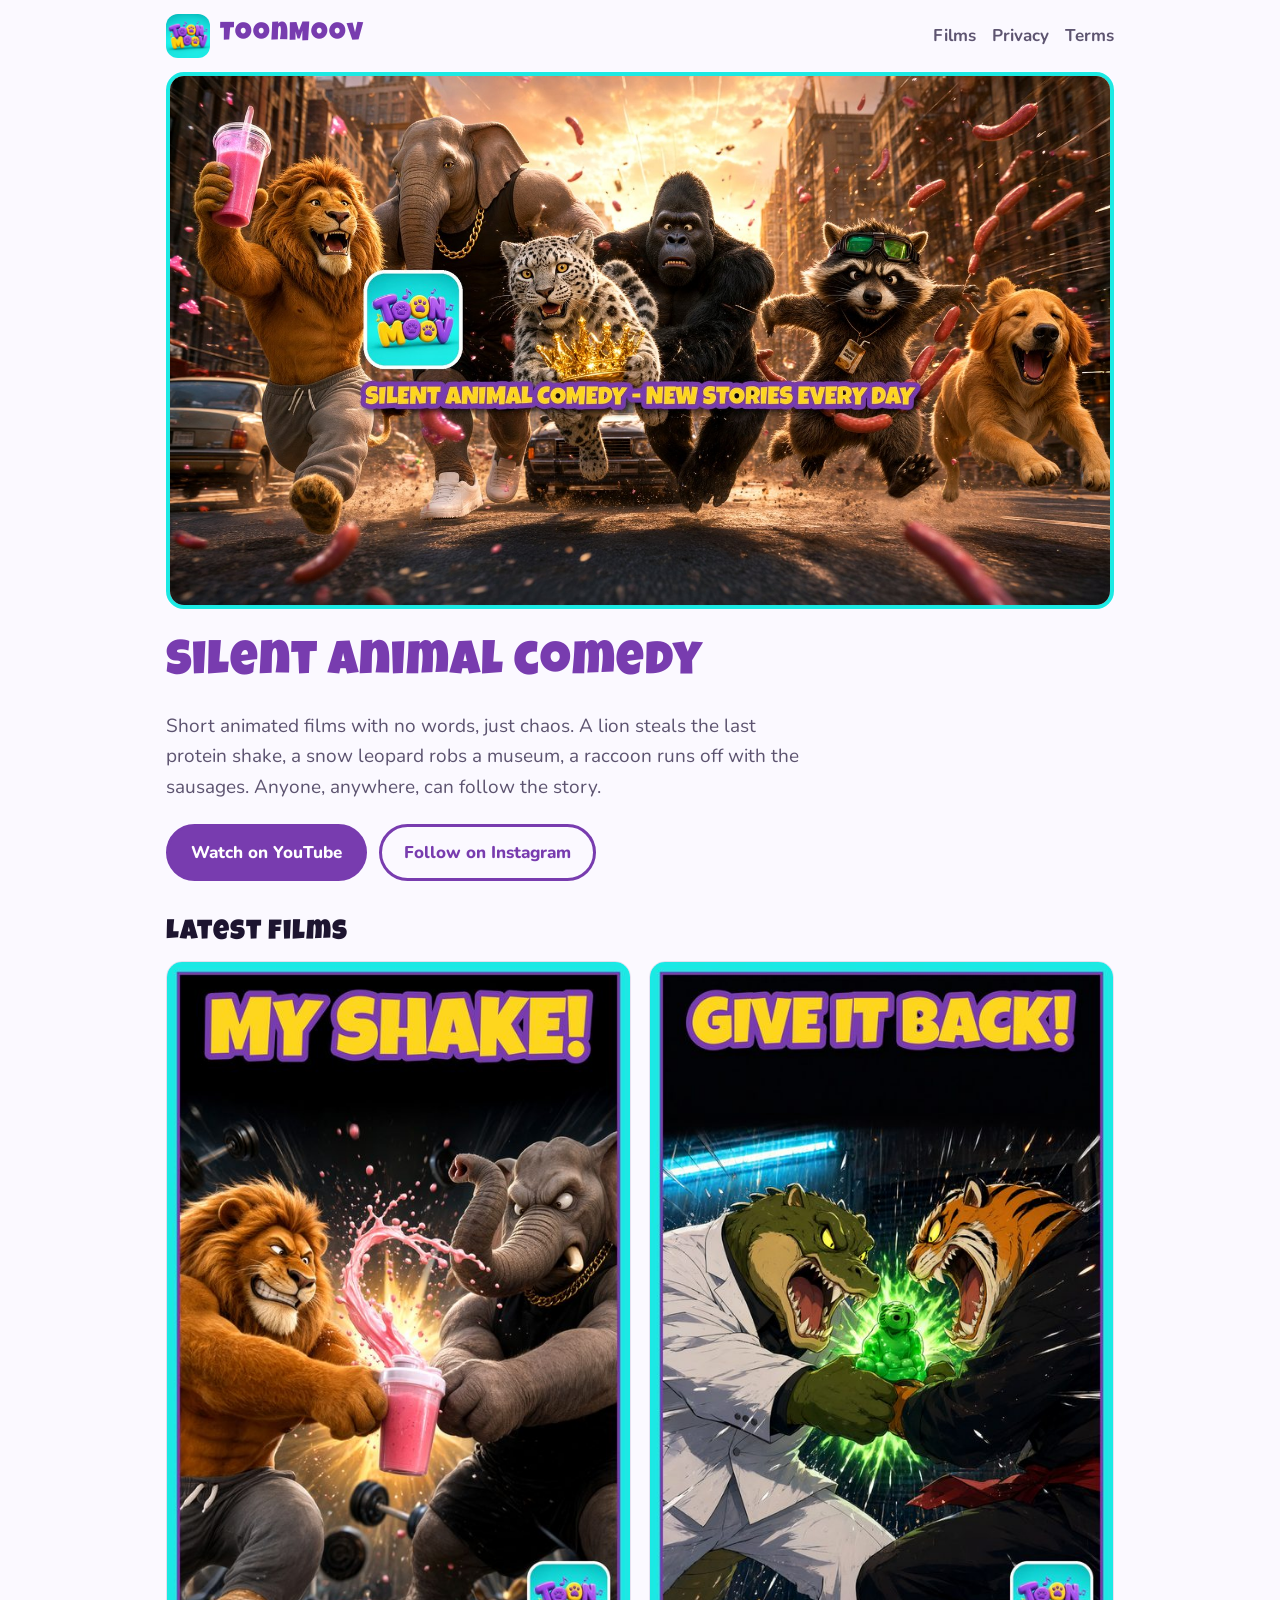
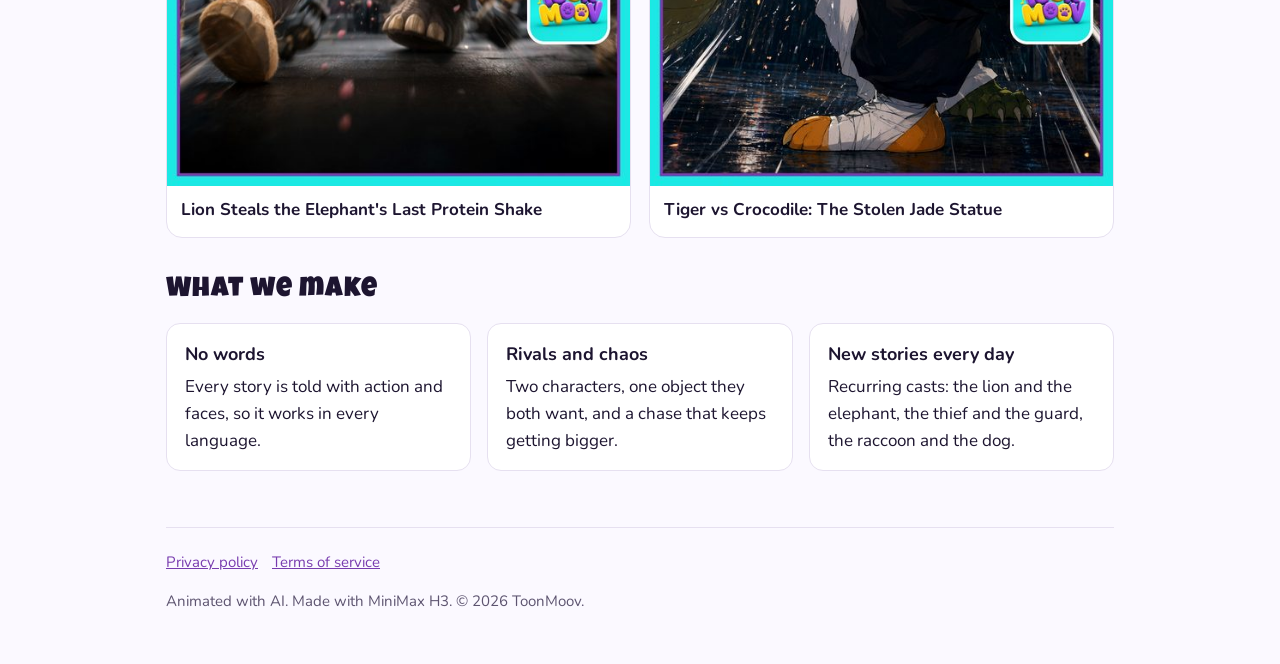
<file: index.html>
<!doctype html>
<html lang="en">
<head>
<meta charset="utf-8">
<meta name="viewport" content="width=device-width, initial-scale=1">
<title>ToonMoov</title>
<meta name="description" content="ToonMoov: silent animal comedy. Short animated films with no words, new stories every day on YouTube and Instagram.">
<link rel="icon" href="img/logo.jpg">
<link rel="preconnect" href="https://fonts.googleapis.com">
<link rel="preconnect" href="https://fonts.gstatic.com" crossorigin>
<link href="https://fonts.googleapis.com/css2?family=Luckiest+Guy&family=Nunito:wght@400;700;800&display=swap" rel="stylesheet">
<link rel="stylesheet" href="style.css">
</head>
<body>
<div class="wrap">
  <header class="top">
    <a class="brand" href="./"><img src="img/logo.jpg" alt="ToonMoov logo"><span>ToonMoov</span></a>
    <nav><a href="#films">Films</a><a href="privacy.html">Privacy</a><a href="terms.html">Terms</a></nav>
  </header>

  <section class="hero"><img src="img/banner.jpg" alt="ToonMoov cast in a street chase: a lion, an elephant, a snow leopard, a gorilla, a raccoon and a dog" width="1600" height="900"></section>

  <h1>Silent animal comedy</h1>
  <p class="lead">Short animated films with no words, just chaos. A lion steals the last protein shake, a snow leopard robs a museum, a raccoon runs off with the sausages. Anyone, anywhere, can follow the story.</p>
  <div class="buttons">
    <a class="btn" href="https://www.youtube.com/@ToonMoov">Watch on YouTube</a>
    <a class="btn alt" href="https://www.instagram.com/toonmoov/">Follow on Instagram</a>
  </div>

  <h2 id="films">Latest films</h2>
  <div class="films">
    <a class="film" href="https://www.youtube.com/shorts/laiangrd0pQ"><img src="img/lastshake.jpg" alt="The Last Shake thumbnail" loading="lazy"><p>Lion Steals the Elephant's Last Protein Shake</p></a>
    <a class="film" href="https://www.youtube.com/shorts/zOI_wzIzT6U"><img src="img/jadetiger.jpg" alt="The Jade Tiger thumbnail" loading="lazy"><p>Tiger vs Crocodile: The Stolen Jade Statue</p></a>
  </div>

  <h2>What we make</h2>
  <ul class="points">
    <li><b>No words</b>Every story is told with action and faces, so it works in every language.</li>
    <li><b>Rivals and chaos</b>Two characters, one object they both want, and a chase that keeps getting bigger.</li>
    <li><b>New stories every day</b>Recurring casts: the lion and the elephant, the thief and the guard, the raccoon and the dog.</li>
  </ul>

  <footer>
    <a href="privacy.html">Privacy policy</a><a href="terms.html">Terms of service</a>
    <p>Animated with AI. Made with MiniMax H3. © 2026 ToonMoov.</p>
  </footer>
</div>
</body>
</html>
</file>
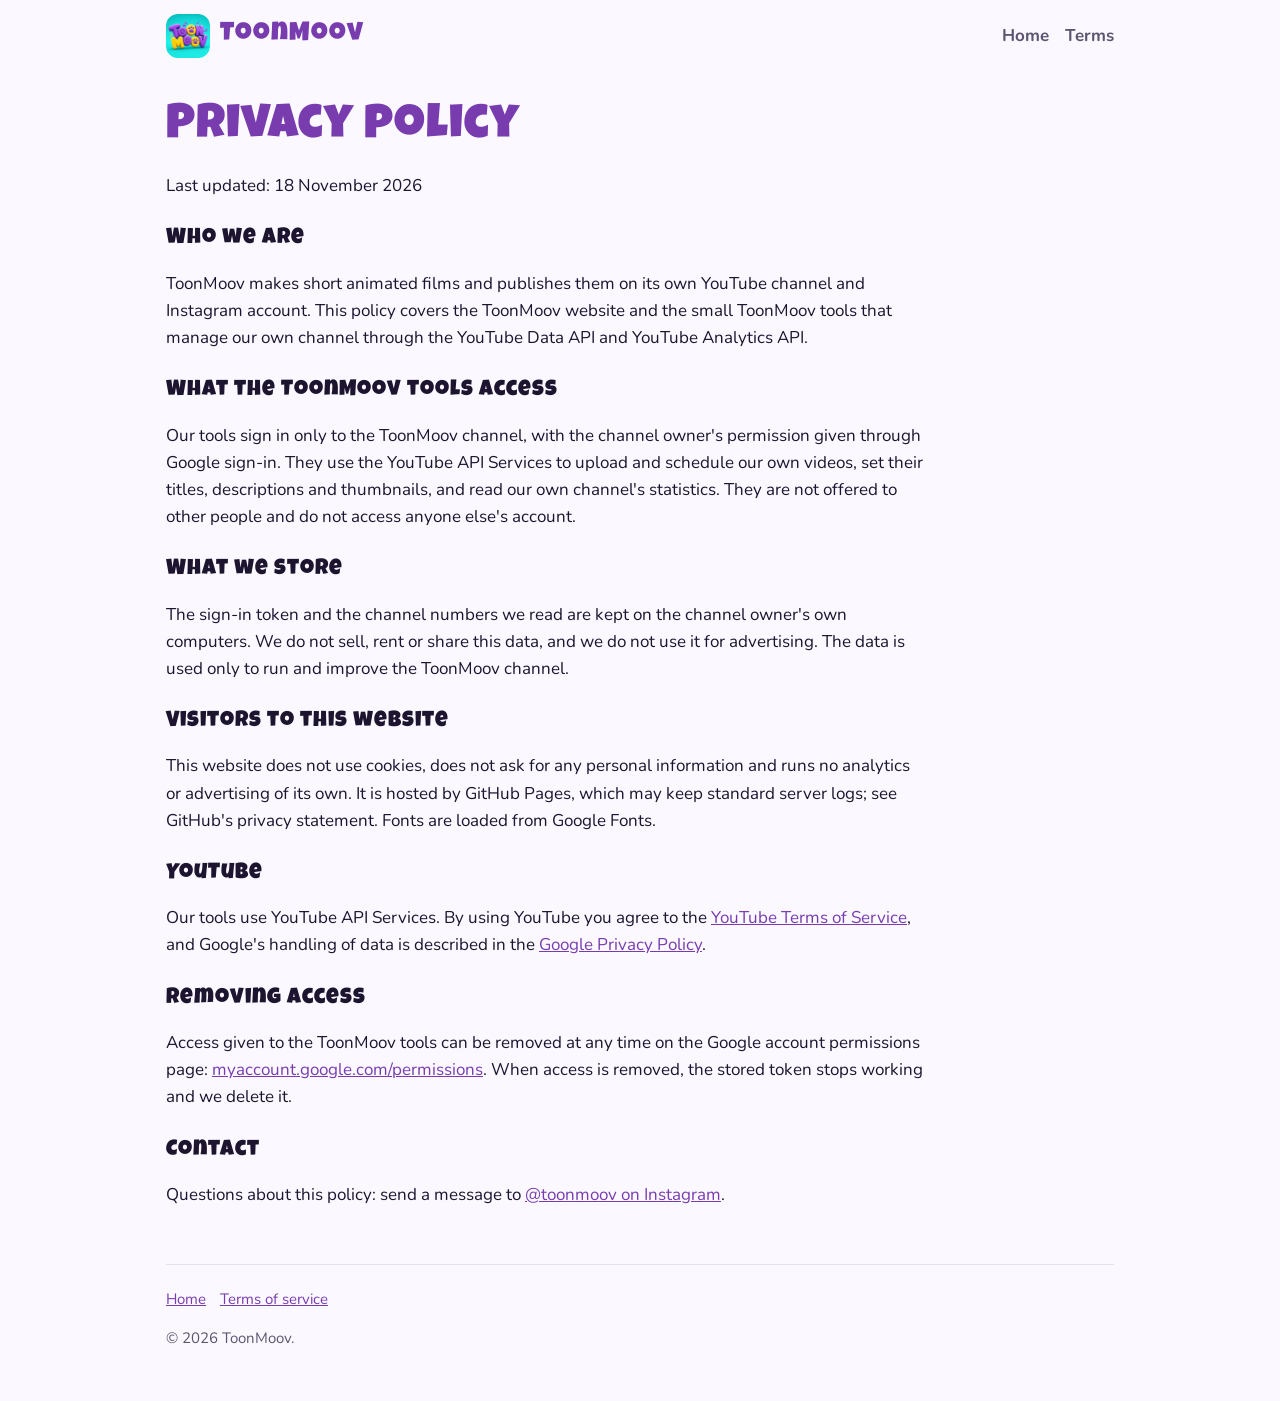
<file: privacy.html>
<!doctype html>
<html lang="en">
<head>
<meta charset="utf-8">
<meta name="viewport" content="width=device-width, initial-scale=1">
<title>ToonMoov Privacy</title>
<link rel="icon" href="img/logo.jpg">
<link href="https://fonts.googleapis.com/css2?family=Luckiest+Guy&family=Nunito:wght@400;700;800&display=swap" rel="stylesheet">
<link rel="stylesheet" href="style.css">
</head>
<body>
<div class="wrap">
  <header class="top">
    <a class="brand" href="./"><img src="img/logo.jpg" alt="ToonMoov logo"><span>ToonMoov</span></a>
    <nav><a href="./">Home</a><a href="terms.html">Terms</a></nav>
  </header>
  <main class="doc">
    <h1>Privacy policy</h1>
    <p>Last updated: 18 November 2026</p>

    <h2>Who we are</h2>
    <p>ToonMoov makes short animated films and publishes them on its own YouTube channel and Instagram account. This policy covers the ToonMoov website and the small ToonMoov tools that manage our own channel through the YouTube Data API and YouTube Analytics API.</p>

    <h2>What the ToonMoov tools access</h2>
    <p>Our tools sign in only to the ToonMoov channel, with the channel owner's permission given through Google sign-in. They use the YouTube API Services to upload and schedule our own videos, set their titles, descriptions and thumbnails, and read our own channel's statistics. They are not offered to other people and do not access anyone else's account.</p>

    <h2>What we store</h2>
    <p>The sign-in token and the channel numbers we read are kept on the channel owner's own computers. We do not sell, rent or share this data, and we do not use it for advertising. The data is used only to run and improve the ToonMoov channel.</p>

    <h2>Visitors to this website</h2>
    <p>This website does not use cookies, does not ask for any personal information and runs no analytics or advertising of its own. It is hosted by GitHub Pages, which may keep standard server logs; see GitHub's privacy statement. Fonts are loaded from Google Fonts.</p>

    <h2>YouTube</h2>
    <p>Our tools use YouTube API Services. By using YouTube you agree to the <a href="https://www.youtube.com/t/terms">YouTube Terms of Service</a>, and Google's handling of data is described in the <a href="https://policies.google.com/privacy">Google Privacy Policy</a>.</p>

    <h2>Removing access</h2>
    <p>Access given to the ToonMoov tools can be removed at any time on the Google account permissions page: <a href="https://myaccount.google.com/permissions">myaccount.google.com/permissions</a>. When access is removed, the stored token stops working and we delete it.</p>

    <h2>Contact</h2>
    <p>Questions about this policy: send a message to <a href="https://www.instagram.com/toonmoov/">@toonmoov on Instagram</a>.</p>
  </main>
  <footer><a href="./">Home</a><a href="terms.html">Terms of service</a><p>© 2026 ToonMoov.</p></footer>
</div>
</body>
</html>
</file>
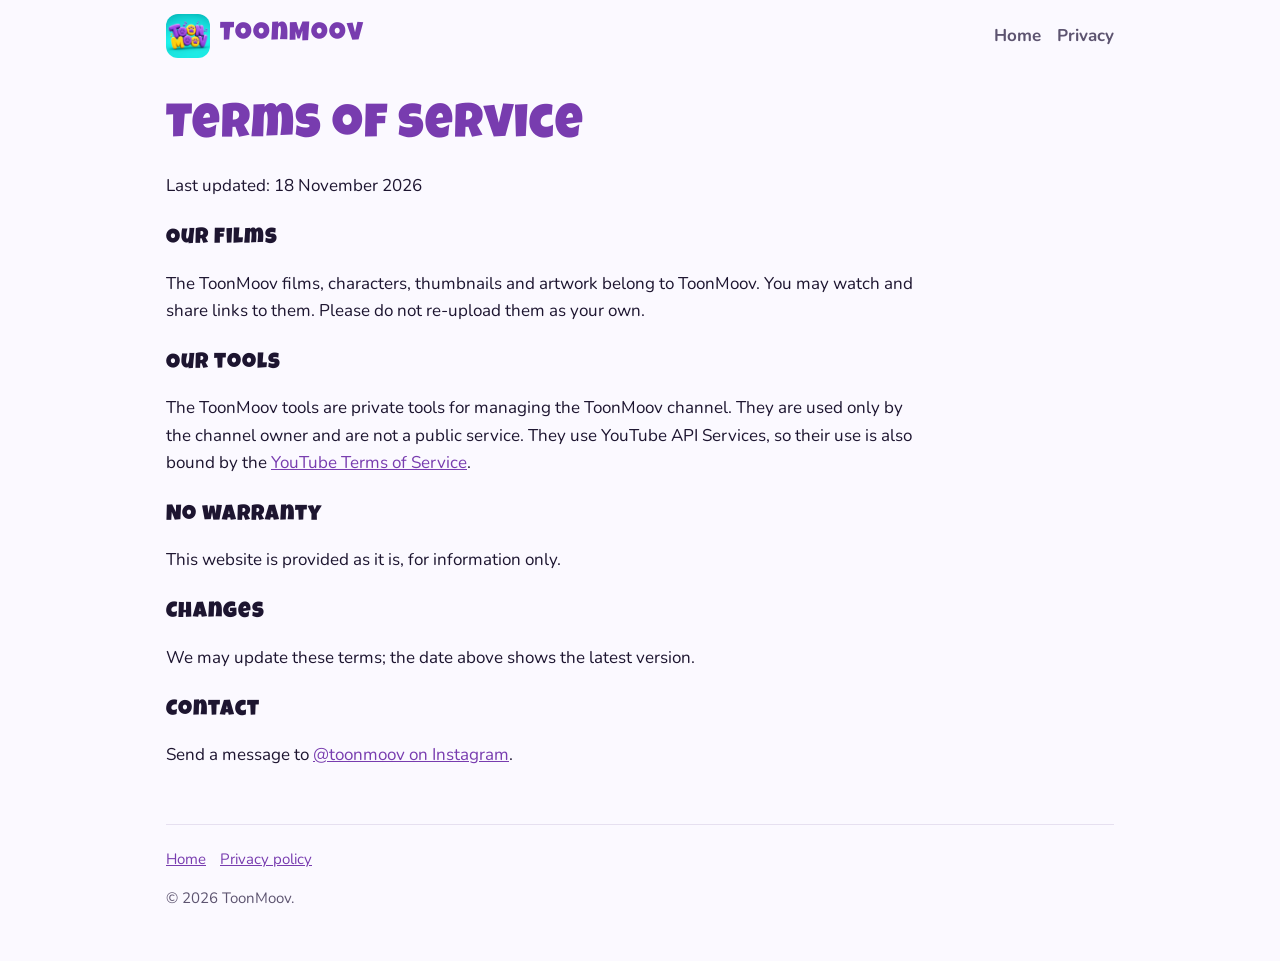
<file: terms.html>
<!doctype html>
<html lang="en">
<head>
<meta charset="utf-8">
<meta name="viewport" content="width=device-width, initial-scale=1">
<title>ToonMoov Terms</title>
<link rel="icon" href="img/logo.jpg">
<link href="https://fonts.googleapis.com/css2?family=Luckiest+Guy&family=Nunito:wght@400;700;800&display=swap" rel="stylesheet">
<link rel="stylesheet" href="style.css">
</head>
<body>
<div class="wrap">
  <header class="top">
    <a class="brand" href="./"><img src="img/logo.jpg" alt="ToonMoov logo"><span>ToonMoov</span></a>
    <nav><a href="./">Home</a><a href="privacy.html">Privacy</a></nav>
  </header>
  <main class="doc">
    <h1>Terms of service</h1>
    <p>Last updated: 18 November 2026</p>

    <h2>Our films</h2>
    <p>The ToonMoov films, characters, thumbnails and artwork belong to ToonMoov. You may watch and share links to them. Please do not re-upload them as your own.</p>

    <h2>Our tools</h2>
    <p>The ToonMoov tools are private tools for managing the ToonMoov channel. They are used only by the channel owner and are not a public service. They use YouTube API Services, so their use is also bound by the <a href="https://www.youtube.com/t/terms">YouTube Terms of Service</a>.</p>

    <h2>No warranty</h2>
    <p>This website is provided as it is, for information only.</p>

    <h2>Changes</h2>
    <p>We may update these terms; the date above shows the latest version.</p>

    <h2>Contact</h2>
    <p>Send a message to <a href="https://www.instagram.com/toonmoov/">@toonmoov on Instagram</a>.</p>
  </main>
  <footer><a href="./">Home</a><a href="privacy.html">Privacy policy</a><p>© 2026 ToonMoov.</p></footer>
</div>
</body>
</html>
</file>
<file: style.css>
:root {
  --turq: #1ce9e3;
  --purple: #783caf;
  --purple-dark: #3b1d5c;
  --yellow: #ffd61e;
  --ink: #1d1530;
  --muted: #5d5470;
  --bg: #fbf9ff;
  --card: #ffffff;
  --line: #e6e0f0;
}
@media (prefers-color-scheme: dark) {
  :root {
    --ink: #f3efff;
    --muted: #b9b0cc;
    --bg: #140d22;
    --card: #1f1633;
    --line: #34284d;
  }
}
* { box-sizing: border-box; }
html { -webkit-text-size-adjust: 100%; }
body {
  margin: 0;
  background: var(--bg);
  color: var(--ink);
  font: 17px/1.6 "Nunito", system-ui, -apple-system, "Segoe UI", sans-serif;
}
a { color: var(--purple); }
@media (prefers-color-scheme: dark) { a { color: var(--turq); } }
.wrap { max-width: 980px; margin: 0 auto; padding: 0 16px; }
header.top {
  display: flex; align-items: center; justify-content: space-between; gap: 12px;
  padding: 14px 0;
}
.brand { display: flex; align-items: center; gap: 10px; text-decoration: none; color: inherit; }
.brand img { width: 44px; height: 44px; border-radius: 12px; }
.brand span { font-family: "Luckiest Guy", system-ui, sans-serif; font-size: 26px; letter-spacing: 1px; color: var(--purple); }
@media (prefers-color-scheme: dark) { .brand span { color: var(--yellow); } }
nav a { margin-left: 16px; text-decoration: none; font-weight: 700; color: var(--muted); }
nav a:hover { color: var(--purple); }
.hero img { width: 100%; height: auto; display: block; border-radius: 18px; border: 4px solid var(--turq); }
h1, h2 { font-family: "Luckiest Guy", system-ui, sans-serif; letter-spacing: 1px; font-weight: 400; line-height: 1.15; }
h1 { font-size: clamp(30px, 6vw, 48px); color: var(--purple); margin: 28px 0 8px; }
@media (prefers-color-scheme: dark) { h1 { color: var(--yellow); } }
h2 { font-size: 28px; margin: 36px 0 12px; }
.lead { font-size: 19px; color: var(--muted); max-width: 640px; }
.buttons { display: flex; flex-wrap: wrap; gap: 12px; margin: 22px 0 8px; }
.btn {
  display: inline-block; padding: 12px 22px; border-radius: 999px; font-weight: 800; text-decoration: none;
  background: var(--purple); color: #fff; border: 3px solid var(--purple);
}
.btn.alt { background: transparent; color: var(--purple); }
@media (prefers-color-scheme: dark) { .btn.alt { color: var(--turq); border-color: var(--turq); } }
.films { display: grid; grid-template-columns: repeat(auto-fit, minmax(220px, 1fr)); gap: 18px; }
.film { background: var(--card); border: 1px solid var(--line); border-radius: 16px; overflow: hidden; text-decoration: none; color: inherit; }
.film img { width: 100%; aspect-ratio: 9 / 16; object-fit: cover; display: block; }
.film p { margin: 0; padding: 10px 14px 14px; font-weight: 700; }
.points { display: grid; grid-template-columns: repeat(auto-fit, minmax(230px, 1fr)); gap: 16px; padding: 0; list-style: none; }
.points li { background: var(--card); border: 1px solid var(--line); border-radius: 14px; padding: 16px 18px; }
.points b { display: block; font-size: 18px; margin-bottom: 4px; }
.doc { max-width: 760px; }
.doc h2 { font-size: 22px; margin-top: 28px; }
footer { margin: 56px 0 0; padding: 22px 0 36px; border-top: 1px solid var(--line); color: var(--muted); font-size: 15px; }
footer a { margin-right: 14px; }
header.top { flex-wrap: wrap; }
nav { display: flex; flex-wrap: wrap; gap: 4px 0; }
@media (max-width: 520px) { nav a { margin-left: 0; margin-right: 14px; font-size: 15px; } .brand span { font-size: 22px; } }
</file>
